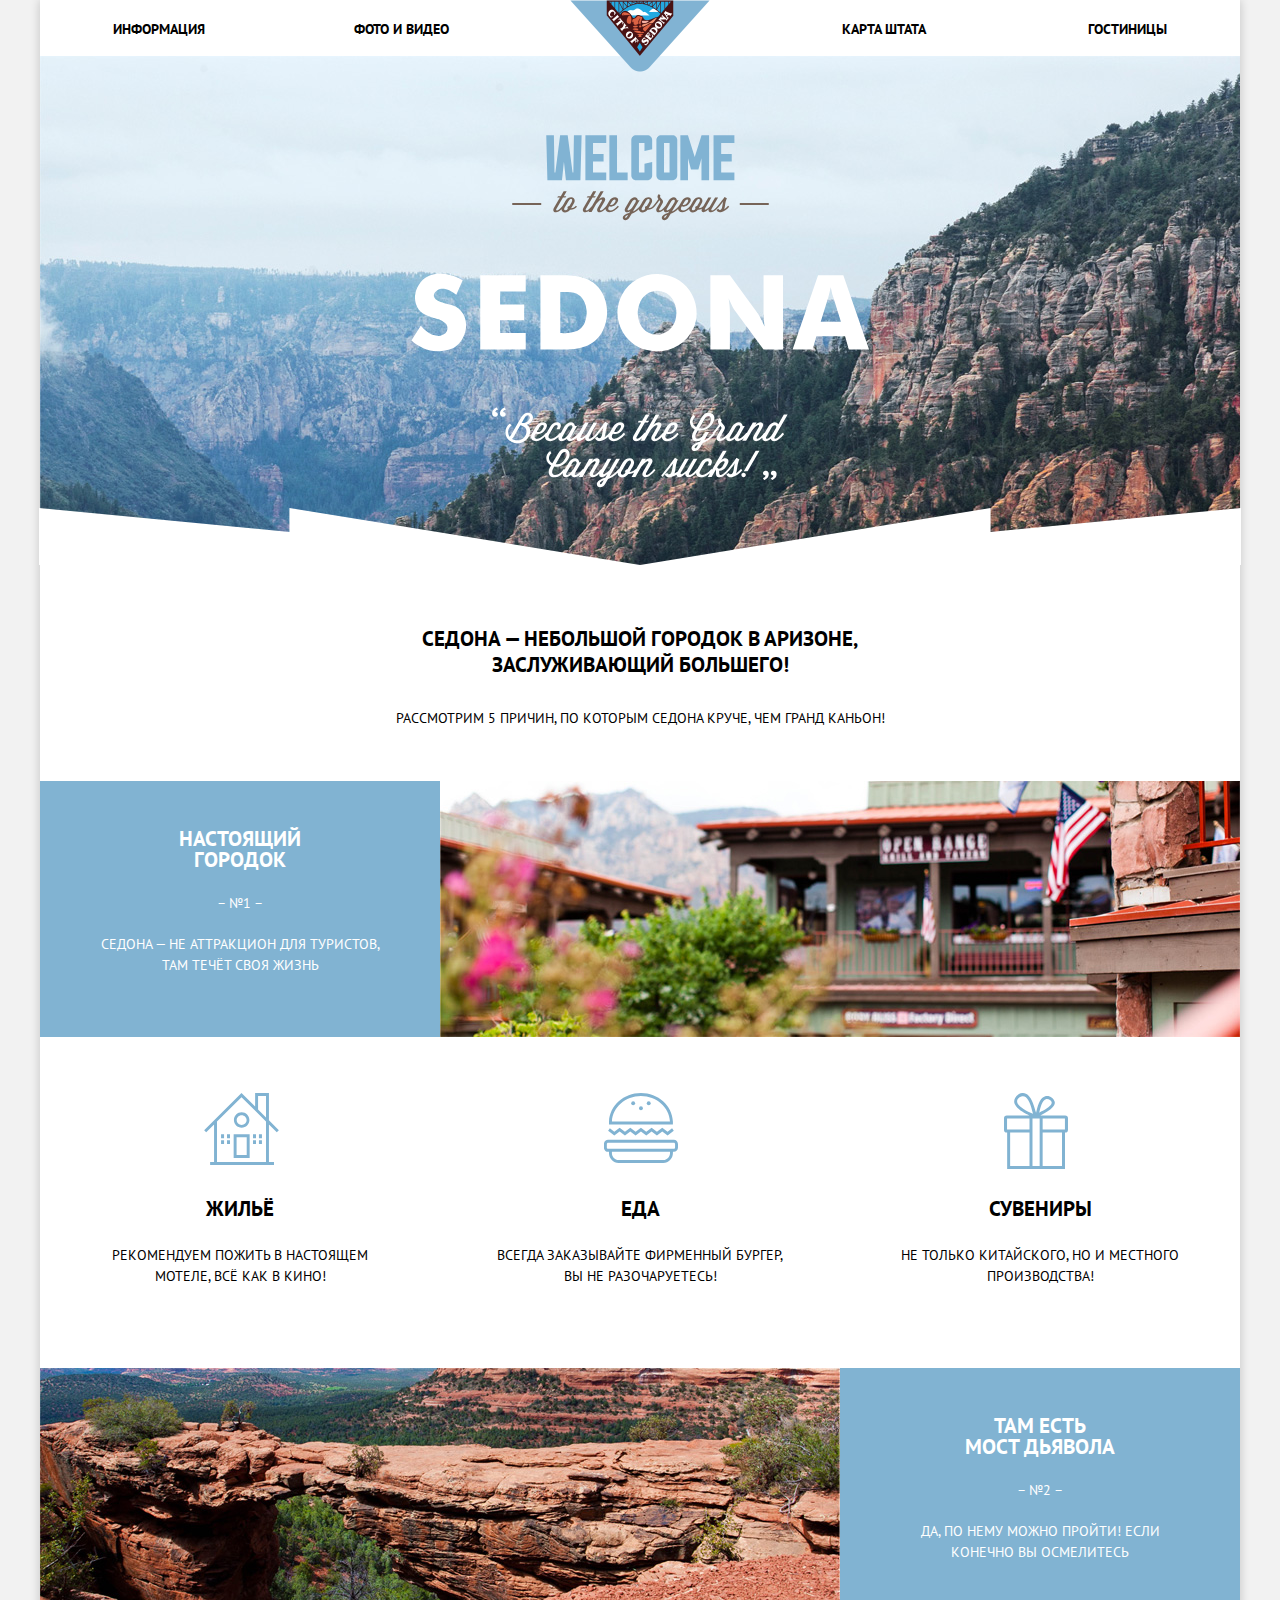
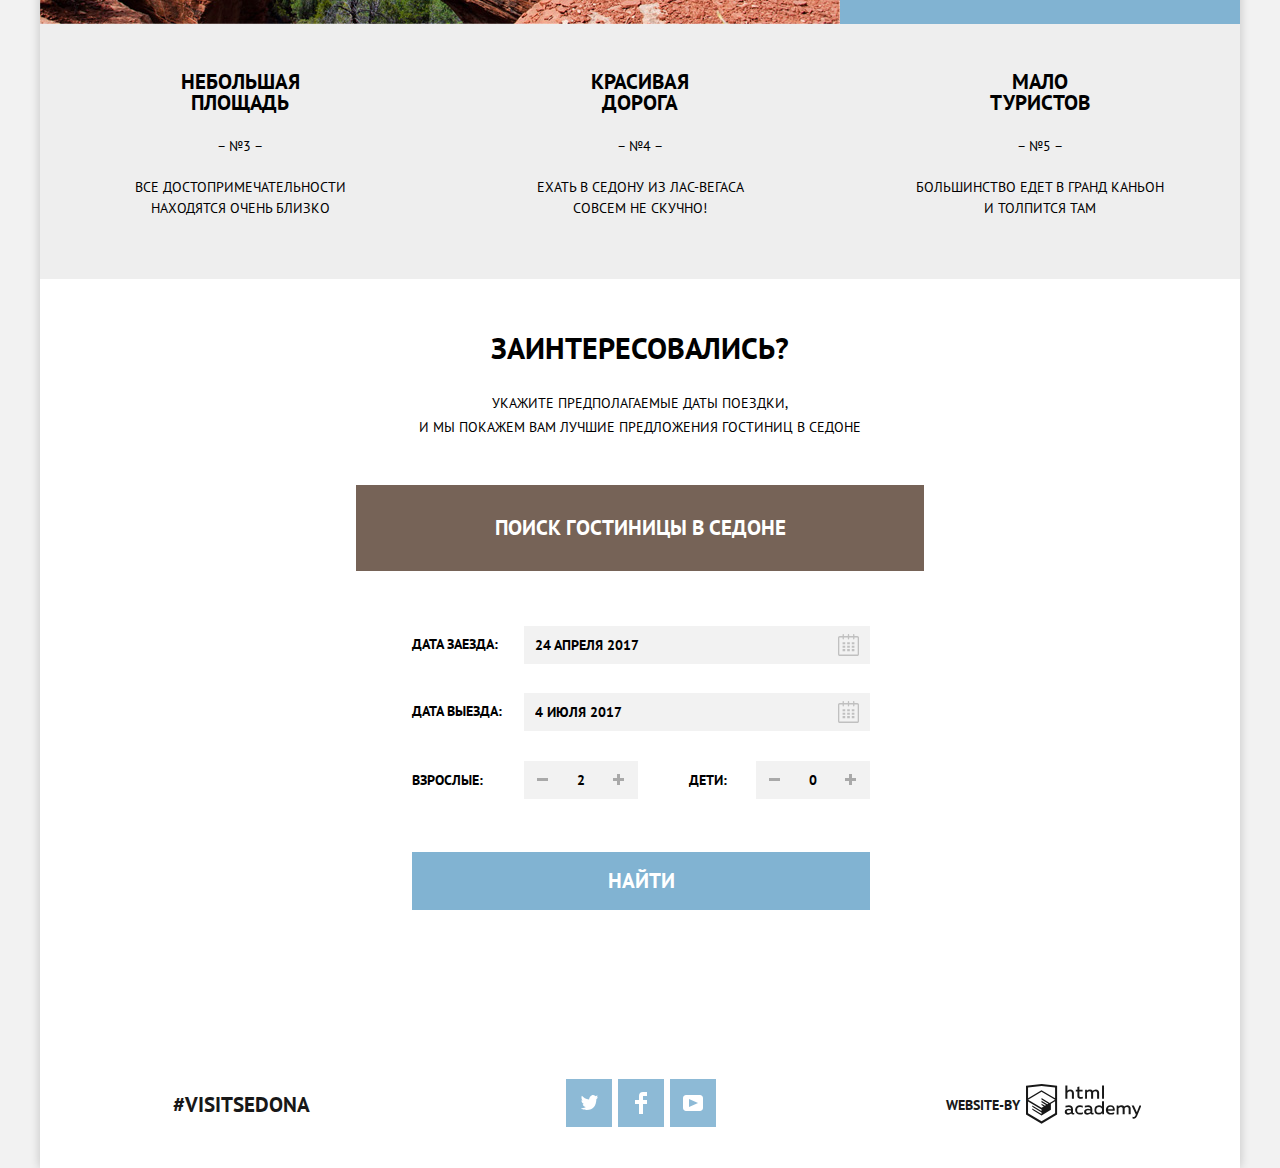
<file: index.html>
<!DOCTYPE html>
<html lang="ru">
  <head>
    <meta charset="utf-8">
    <title>HTML Academy: Седона</title>
    <link href="https://fonts.googleapis.com/css?family=PT+Sans:400,700&display=swap&subset=cyrillic" rel="stylesheet">
    <link href="css/normalize.css" rel="stylesheet">
    <link href="css/style.css" rel="stylesheet">
  </head>
  <body>
    <div class="wrap shadow">
      <header class="header">
        <nav class="nav">
          <a class="nav__logo">
            <img src="img/logo.png" width="140" height="71" alt="Логотип Седона">
          </a>
          <ul class="nav__list">
            <li class="nav__item">
              <a class="nav__link" href="#">Информация</a>
            </li>
            <li class="nav__item">
              <a class="nav__link" href="#">Фото и видео</a>
            </li>
            <li class="nav__item nav__item--alignment">
              <a class="nav__link" href="#">Карта штата</a>
            </li>
            <li class="nav__item nav__item--alignment">
              <a class="nav__link" href="hotels.html">Гостиницы</a>
            </li>
          </ul>
        </nav>
        <div class="header__photo">
          <img src="img/welcome.svg" width="459" height="353" alt="welcome">
        </div>
      </header>
      <main>
        <h1 class="visually-hidden">Сервис поиска гостиницы в Седоне</h1>
        <section class="content">
          <h2 class="visually-hidden">5 причин, по которым Седона круче, чем гранд каньон</h2>
          <div class="content__heading">
            <p class="content__title">Седона — небольшой городок в Аризоне, заслуживающий большего!</p>
            <p class="content__text">Рассмотрим 5 причин, по которым Седона круче, чем гранд каньон!</p>
          </div>
          <ul class="content__list">
            <li class="content__item">
              <div class="content__item-wrap">
                <div class="content__description">
                  <p class="content__description-title">Настоящий городок</p>
                  <p class="content__description-number">&ndash; №1 &ndash;</p>
                  <p class="content__description-text">Седона — не аттракцион для туристов, там течёт своя жизнь</p>
                </div>
                <figure class="content__photo">
                  <img  src="img/image-2.jpg" width="800" height="256" alt="Фото отеля">
                </figure>
              </div>
              <ul class="advantages">
                <li class="advantages__item advantages__item--house">
                  <p class="advantages__title">Жильё</p>
                  <p class="advantages__text">Рекомендуем пожить в настоящем мотеле, всё как в кино!</p>
                </li>
                <li class="advantages__item advantages__item--food">
                  <p class="advantages__title"> Еда</p>
                  <p class="advantages__text">Всегда заказывайте фирменный бургер, вы не разочаруетесь!</p>
                </li>
                <li class="advantages__item advantages__item--souvenir">
                  <p class="advantages__title">Сувениры</p>
                  <p class="advantages__text">Не только китайского, но и местного производства!</p>
                </li>
              </ul>
            </li>
            <li class="content__item">
              <div class="content__item-wrap">
                <div class="content__description">
                  <p class="content__description-title">Там есть<br> Мост дьявола</p>
                  <p class="content__description-number">&ndash; №2 &ndash;</p>
                  <p class="content__description-text">Да, по нему можно пройти! Если конечно вы осмелитесь</p>
                </div>
                <figure class="content__photo content__photo--order">
                  <img  src="img/image-3.jpg" width="800" height="256" alt="Фото моста дьявола">
                </figure>
              </div>
            </li>
            <li class="content__item content__item--part">
              <p class="content__description-title">Небольшая площадь</p>
              <p class="content__description-number">&ndash; №3 &ndash;</p>
              <p class="content__description-text text--width">Все достопримечательности находятся очень близко</p>
            </li>
            <li class="content__item content__item--part">
              <p class="content__description-title">Красивая дорога</p>
              <p class="content__description-number">&ndash; №4 &ndash;</p>
              <p class="content__description-text text--width">Ехать в Седону из Лас-Вегаса совсем не&nbsp;скучно!</p>
            </li>
            <li class="content__item content__item--part">
              <p class="content__description-title">Мало туристов</p>
              <p class="content__description-number">&ndash; №5 &ndash;</p>
              <p class="content__description-text text--width">Большинство едет в гранд каньон и&nbsp;толпится там</p>
            </li>
          </ul>
        </section>
        <section class="search-hotel">
          <h2 class="visually-hidden">Поиск гостиницы в Седоне</h2>
          <div class="search-hotel__inner">
            <strong class="search-hotel__title">Заинтересовались?</strong>
            <p class="search-hotel__text">Укажите предполагаемые даты поездки,<br> и мы покажем вам лучшие предложения гостиниц в седоне</p>
          </div>
          <button class="search-hotel__btn">Поиск гостиницы в Седоне</button>
          <form class="search__form modal-show" action="https://echo.htmlacademy.ru" method="post">
            <div class="search__inner">
              <label class="search__date search-label" for="date-arrival">Дата заезда:</label>
              <input class="search__input" name="date-arrival" id="date-arrival" type="text" placeholder="24 апреля 2017">
              <button class="search__calendar"></button>
            </div>
            <div class="search__inner">
              <label class="search__date search-label" for="date-departure">Дата выезда:</label>
              <input class="search__input" name="date-departure" id="date-departure" type="text" placeholder="4 июля 2017">
              <button class="search__calendar"></button>
            </div>
            <div class="search__quantity">
              <div class="search__adults">
                <label class="search__people" for="quantity-adults">Взрослые:</label>
                <div class="search__number minus-adults minus"></div>
                <input class="search__number quantity-adults" value="2" id="quantity-adults" type="text" name="quantity-adults">
                <div class="search__number plus-adults plus"></div>
              </div>
              <div class="search__quantity">
                <label class="search__people children" for="quantity-children"> Дети:</label>
                <div class="search__number minus-children minus"></div>
                <input class="search__number quantity-children" value="0" id="quantity-children" type="text" name="quantity-children">
                <div class="search__number plus-children plus"></div>
              </div>
            </div>
            <button class="search__button" type="submit">Найти</button>
          </form>
          <div class="search-hotel__map">
            <iframe src="https://www.google.com/maps/embed?pb=!1m18!1m12!1m3!1d78522.29092703018!2d-111.88881673652394!3d34.819554542608415!2m3!1f0!2f0!3f0!3m2!1i1024!2i768!4f13.1!3m3!1m2!1s0x872da132f942b00d%3A0x5548c523fa6c8efd!2z0KHQtdC00L7QvdCwLCDQkNGA0LjQt9C-0L3QsCA4NjMzNiwg0KHQqNCQ!5e0!3m2!1sru!2sru!4v1572201772024!5m2!1sru!2sru" width="1200" height="593" style="border:0;" allowfullscreen=""></iframe>
          </div>
        </section>
      </main>
      <footer class="footer">
        <a class="footer__inst" href="#">#visitSEDONA</a>
        <div class="social">
          <h2 class="visually-hidden">Мы в соцсетях</h2>
          <ul class="social__list">
            <li class="social__item"><a class="social-item-link social__item--twitter" href="#" aria-label="Твиттер"></a></li>
            <li class="social__item"><a class="social-item-link social__item--facebook" href="#" aria-label="Фейсбук"></a></li>
            <li class="social__item"><a class="social-item-link social__item--youtube" href="#" aria-label="Ютуб"></a></li>
          </ul>
        </div>
        <div class="footer__website">
          <p class="footer__website-text">Website-by</p>
          <a class="footer__website-link" href="https://htmlacademy.ru/intensive/htmlcss" aria-label="Ссылка на интенсив"></a>
        </div>
      </footer>
    </div>
    <script src="js/forma.js"></script>
    <script src="js/quantity.js"></script>
  </body>
</html>
</file>
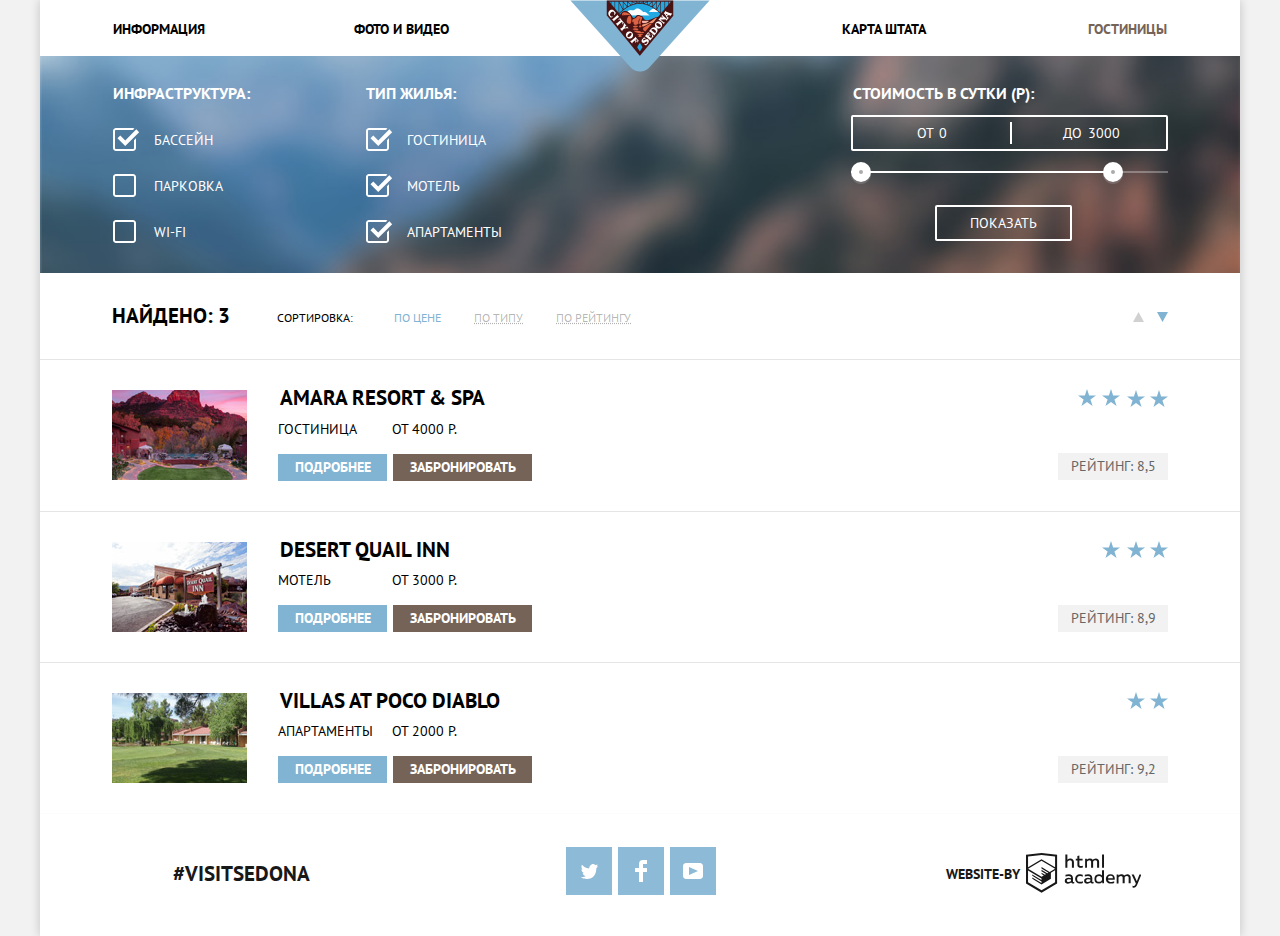
<file: hotels.html>
<!DOCTYPE html>
<html lang="ru">
  <head>
    <meta charset="utf-8">
    <title>HTML Academy: Седона</title>
    <link href="https://fonts.googleapis.com/css?family=PT+Sans:400,700&display=swap&subset=cyrillic" rel="stylesheet">
    <link href="css/normalize.css" rel="stylesheet">
    <link href="css/style.css" rel="stylesheet">
  </head>
  <body>
    <div class="wrap shadow">
      <header>
        <nav class="nav">
          <a class="nav__logo" href="index.html">
            <img src="img/logo.png" width="140" height="71" alt="Логотип Седона">
          </a>
          <ul class="nav__list">
            <li class="nav__item">
              <a class="nav__link" href="#">Информация</a>
            </li>
            <li class="nav__item">
              <a class="nav__link" href="#">Фото и видео</a>
            </li>
            <li class="nav__item nav__item--alignment">
              <a class="nav__link" href="#">Карта штата</a>
            </li>
            <li class="nav__item nav__item--alignment">
              <a class="nav__link nav__link--active" href="hotels.html">Гостиницы</a>
            </li>
          </ul>
        </nav>
      </header>
      <main>
        <section class="filter">
          <h2 class="visually-hidden">Фильтр гостиниц</h2>
          <form class="filter__form" method="get" action="https://echo.htmlacademy.ru">
            <fieldset class="filter__fieldset">
                <legend class="filter__title">Инфраструктура:</legend>
                <ul class="filter__list">
                  <li class="filter__item">
                    <input class="visually-hidden filter__input" type="checkbox" name="pool" id="filter-pool" checked>
                    <label class="filter__option filter__input" for="filter-pool">Бассейн</label>
                  </li>
                  <li class="filter__item">
                    <input class="visually-hidden filter__input" type="checkbox" name="parking" id="filter-parking">
                    <label class="filter__option" for="filter-parking"> Парковка</label>
                  </li>
                  <li class="filter__item">
                    <input class="visually-hidden filter__input" type="checkbox" name="wi-fi" id="filter-wi-fi">
                    <label class="filter__option" for="filter-wi-fi">Wi-fi</label>
                  </li>
                </ul>
            </fieldset>
            <fieldset class="filter__fieldset">
              <legend class="filter__title">Тип жилья:</legend>
              <ul class="filter__list">
                <li class="filter__item">
                  <input class="visually-hidden filter__input" type="checkbox" name="pool" id="filter-hotel" checked>
                  <label class="filter__option" for="filter-hotel">Гостиница</label>
                </li>
                <li class="filter__item">
                  <input class="visually-hidden filter__input" type="checkbox" name="motel" id="filter-motel" checked>
                  <label class="filter__option" for="filter-motel">Мотель</label>
                </li>
                <li class="filter__item">
                  <input class="visually-hidden filter__input" type="checkbox" name="apartments" id="filter-apartments" checked>
                  <label class="filter__option" for="filter-apartments">Апартаменты</label>
                </li>
              </ul>
            </fieldset>
            <fieldset class="filter__price">
              <legend class="filter__price-title">Стоимость в сутки (р):</legend>
              <div class="filter__range-price">
                <label class="filter__price-min">от <input class="filter__price-input" type="text" name="min-price" value="0"></label>
                <label class="filter__price-max">до <input class="filter__price-input" type="text" name="max-price" value="3000"></label>
              </div>
              <div class="filter__range-controls">
                <div class="filter__scale">
                  <div class="filter__bar"></div>
                </div>
                <div class="filter__toggle filter_toggle-min"></div>
                <div class="filter__toggle filter_toggle-max"></div>
              </div>
              <button class="filter__button" type="submit">
                Показать
              </button>
            </fieldset>
          </form>
        </section>
        <div class="sorting">
          <p class="sorting__result">Найдено: 3</p>
          <div class="sorting__type">
            <p class="sorting__title">Сортировка:</p>
            <ul class="sorting__list">
              <li class="sorting__item">
                <a class="sorting__link active" href="#">По цене</a>
              </li>
              <li class="sorting__item">
                <a class="sorting__link" href="#">По типу</a>
              </li>
              <li class="sorting__item">
                <a class="sorting__link" href="#">По рейтингу</a>
              </li>
            </ul>
          </div>
          <ul class="sorting__direction">
            <li class="sorting__direction-item">
              <a class="sorting__direction-atrrow sorting__direction-atrrow--up" href="#" aria-label="По возрастанию"></a>
            </li>
            <li class="sorting__direction-item">
              <a class="sorting__direction-atrrow sorting__direction-atrrow--down sorting--active" href="#" aria-label="По убыванию"></a>
            </li>
          </ul>
        </div>
        <section class="catalog">
          <h2 class="visually-hidden">Список гостиниц</h2>
          <ul class="calalog__list">
            <li>
              <article class="catalog__item">
                <div class="catalog__housing">
                  <h3 class="catalog__title">Amara Resort & Spa</h3>
                  <div class="catalog__wrap">
                    <p class="catalog__type">Гостиница</p>
                    <p class="catalog__price">От 4000 р.</p>
                  </div>
                  <div class="catalog__wrap">
                    <a class="btn">Подробнее</a>
                    <a class="btn btn--brown">Забронировать</a>
                  </div>
                </div>
                <figure class="catalog__photo">
                  <img src="img/hotel-1.jpg" width="135" height="90" alt="Фото отеля">
                </figure>
                <div class="catalog__rating stars-amara">Рейтинг: 8,5</div>
              </article>
            </li>
            <li>
              <article class="catalog__item">
                <div class="catalog__housing">
                  <h3 class="catalog__title">Desert Quail Inn</h3>
                  <div class="catalog__wrap">
                    <p class="catalog__type">Мотель</p>
                    <p class="catalog__price">От 3000 р.</p>
                  </div>
                  <div class="catalog__wrap">
                    <a class="btn">Подробнее</a>
                    <a class="btn btn--brown">Забронировать</a>
                  </div>
                </div>
                <figure class="catalog__photo">
                  <img src="img/hotel-2.jpg" width="135" height="90" alt="Фото отеля">
                </figure>
                <div class="catalog__rating stars-desert">Рейтинг: 8,9</div>
              </article>
            </li>
            <li>
              <article class="catalog__item">
                <div class="catalog__housing">
                  <h3 class="catalog__title">Villas at Poco Diablo</h3>
                  <div class="catalog__wrap">
                    <p class="catalog__type">Апартаменты</p>
                    <p class="catalog__price">От 2000 р.</p>
                  </div>
                  <div class="catalog__wrap">
                    <a class="btn">Подробнее</a>
                    <a class="btn btn--brown">Забронировать</a>
                  </div>
                </div>
                <figure class="catalog__photo">
                  <img src="img/hotel-3.jpg" width="135" height="90" alt="Фото отеля">
                </figure>
                <div class="catalog__rating">Рейтинг: 9,2</div>
              </article>
            </li>
          </ul>
        </section>
      </main>
      <footer class="footer">
        <a class="footer__inst" href="#">#visitSEDONA</a>
        <div class="social">
          <h2 class="visually-hidden">Мы в соцсетях</h2>
          <ul class="social__list">
            <li class="social__item"><a class="social-item-link social__item--twitter" href="#" aria-label="Твиттер"></a></li>
            <li class="social__item"><a class="social-item-link social__item--facebook" href="#" aria-label="Фейсбук"></a></li>
            <li class="social__item"><a class="social-item-link social__item--youtube" href="#" aria-label="Ютуб"></a></li>
          </ul>
        </div>
        <div class="footer__website">
          <p class="footer__website-text">Website-by</p>
          <a class="footer__website-link" href="https://htmlacademy.ru/intensive/htmlcss" aria-label="Ссылка на интенсив"></a>
        </div>
      </footer>
    </div>
  </body>
</html>
</file>
<file: css/style.css>
html {
    box-sizing: border-box;
}

*, *::before, *::after {
    box-sizing: inherit;
}

body {
    margin: 0;
    padding: 0;
    font-family: "PT Sans", Arial, sans-serif;
    font-weight: normal;
    background-color: #f2f2f2;
}

a {
    text-decoration: none;
}

img {
    max-width: 100%;
    height: auto;
}

.wrap {
    width: 1200px;
    padding: 0;
    margin: 0 auto;
    background-color: white;

}

.visually-hidden:not(:focus):not(:active),
input[type="checkbox"].visually-hidden,
input[type="radio"].visually-hidden {
    position: absolute;

    width: 1px;
    height: 1px;
    margin: -1px;
    border: 0;
    padding: 0;

    white-space: nowrap;

    clip-path: inset(100%);
    clip: rect(0 0 0 0);
    overflow: hidden;
}

.shadow {
    box-shadow: 0 0 10px rgba(0,0,0,0.2);
}

.header {
    display: flex;
    flex-direction: column;
}

.nav {
    position: relative;
}

.nav__logo {
    position: absolute;
    left: 530px;
    z-index: 10;
}

.nav__list {
    list-style: none;
    display: flex;
    justify-content: space-between;
    padding: 1px 73px;
    margin: 0;
}

.nav__item {
    padding: 18px 0;
    width: 241px;
}

.nav__link {
    color: black;
    font-size: 14px;
    font-weight: bold;
    text-transform: uppercase;
}

.nav__link:hover {
    color: #81b3d2;
}

.nav__link:active {
    color: rgba(0, 0, 0, 0.3);
}

.nav__link--active {
    color: #766357;
}

.nav__item--alignment {
    text-align: right;
}

.nav__list :nth-child(2) {
    margin-right: auto;
}

.nav__list :nth-child(3) {
    margin-left: auto;
}

.header__photo {
    background-image: url("../img/image-1.jpg");
    background-color: #4f4548;
    width: 1200px;
    height: 509px;
    text-align: center;
    position: relative;
    margin-bottom: 61px;
}

.header__photo img {
    padding-top: 79px;
}

.header__photo::before {
    content: "";
    position: absolute;
    bottom: -2px;
    right: -1px;
    width: 1202px;
    height: 59px;
    background-image: url("../img/polygon.svg");
    background-repeat: no-repeat;
    background-position: 0 0;
}

.content__heading {
    display: flex;
    flex-direction: column;
    align-items: center;
    margin-bottom: 50px;
}

.content__title {
    font-size: 21px;
    line-height: 26px;
    font-weight: bold;
    text-transform: uppercase;
    width: 445px;
    text-align: center;
    margin: 0 0 27px 0;
}

.content__text {
    font-size: 14px;
    line-height: 26px;
    font-weight: normal;
    text-transform: uppercase;
    width: 495px;
    text-align: center;
    margin: 0;
}

.content__list {
    display: flex;
    flex-wrap: wrap;
    list-style: none;
    padding: 0;
}

.content__item-wrap {
    display: flex;
    justify-content: space-between;
    background-color: #81b3d2;
}

.content__description {
    display: flex;
    flex-direction: column;
    align-items: center;
    width: 400px;
    color: white;
}

.content__description-title {
    font-size: 21px;
    line-height: 21px;
    font-weight: bold;
    text-transform: uppercase;
    width: 151px;
    text-align: center;
    margin-top: 47px;
    margin-bottom: 25px;
}

.content__description-number {
    font-size: 14px;
    text-align: center;
    margin: 0 0 23px 0;
}

.content__description-text {
    font-size: 14px;
    line-height: 21px;
    font-weight: normal;
    text-transform: uppercase;
    width: 301px;
    text-align: center;
    margin: 0 0 30px 0;
}

.text--width {
    width: 261px;
}

.content__photo {
    margin: 0;
    font-size: 0;
    line-height: 0;
}

.advantages {
    display: flex;
    justify-content: space-between;
    list-style: none;
    padding: 0;
    margin-bottom: 71px;
}

.advantages__item {
    display: flex;
    flex-direction: column;
    width: 400px;
    position: relative;
}

.advantages__title {
    font-size: 21px;
    font-weight: bold;
    text-transform: uppercase;
    text-align: center;
    margin: 160px 0 10px 0;
}

.advantages__text { 
    font-size: 14px;
    line-height: 21px;
    font-weight: normal;
    text-transform: uppercase;
    align-self: center;
    text-align: center;
    margin: 13px 0 10px 0;
    width: 295px;
}

.advantages__item::before {
    content: "";
    position: absolute;
    top: 56px;
    left: 164px;
    background-repeat: no-repeat;
    background-position: 0 0;
}

.advantages__item--house::before {
    width: 75px;
    height: 72px;
    background-image: url("../img/icon-1.svg");
}

.advantages__item--food::before {
    width: 74px;
    height: 70px;
    background-image: url("../img/icon-2.svg");
}

.advantages__item--souvenir::before {
    width: 64px;
    height: 76px;
    background-image: url("../img/icon-3.svg");
}

.content__photo--order {
    order: -1;
}

.content__item {
    display: flex;
    flex-direction: column;
    align-items: center;
    
}

.content__item--part {
    width: 400px;
    background-color: #eeeeee;
    padding-bottom: 30px;
}

.search-hotel {
    display: flex;
    flex-direction: column;
    align-items: center;
    position: relative;
    
}

.search-hotel__title {
    font-size: 30px;
    font-weight: bold;
    text-transform: uppercase;
    text-align: center;
    margin: 36px 0 26px 0;
}

.search-hotel__text {
    font-size: 14px;
    line-height: 24px;
    font-weight: normal;
    text-transform: uppercase;
    text-align: center;
    margin: 0 0 46px 0;
}

.search-hotel__inner {
    display: flex;
    flex-direction: column;
    position: relative;
    padding: 0 100px; 
    z-index: 10;
    background-color: white;
}

.search-hotel__btn {
    border: none;
    background-color: #766357;
    width: 568px;
    min-height: 86px;
    color: white;
    font-size: 21px;
    font-weight: bold;
    text-transform: uppercase;
    padding: 20px 100px;
    position: relative;
    z-index: 10;
}

.search-hotel__btn:hover {
    background-color: #604e43;
}

.search-hotel__btn:active {
    background-color: #503e33;
    color: rgba(255, 255, 255, 0.3);
}

.search__form {
    position: absolute;
    width: 568px;
    min-height: 398px;
    background-color: white;
    display: flex;
    flex-direction: column;
    padding: 39px 55px;
    top: 272px;
    left: 317px;
    display: none;
    z-index: 0;
}

.modal-show {
    display: block;
    animation: bounce 0.3s;
  } 

  @keyframes bounce {
    0% {
      transform: translateY(-200px);
    }

    25% {
        transform: translateY(-150px);
      }

    50% {
        transform: translateY(-100px);
      }

    75% {
        transform: translateY(-50px);
    }
  
    100% {
      transform: translateY(0);
    }
  }

  @keyframes shake {
    0%,
    100% {
      transform: translateX(0);
    }
  
    10%,
    30%,
    50%,
    70%,
    90% {
      transform: translateX(-10px);
    }
  
    20%,
    40%,
    60%,
    80% {
      transform: translateX(10px);
    }
  }

  .modal-error {
    animation: shake 0.6s;
  }


.search__inner {
    display: flex;
    justify-content: space-between;
    position: relative;
}

.search__date {
    font-size: 14px;
    font-weight: bold;
    text-transform: uppercase;
    margin: 30px 20px 0 0;
}

.search__input {
    border: none;
    background-color: #f2f2f2;
    width: 346px;
    height: 38px;
    padding: 5px 11px;
    margin: 20px 0 9px 0;
    font-size: 14px;
    font-weight: bold;
    text-transform: uppercase;
}

.search__input:hover {
    background-color: #ebebeb;
}

.search__input:active {
    background-color: #ffffff;
}

.search__calendar {
    position: absolute;
    width: 21px;
    height: 22px;
    padding: 0;
    border: 0;
    top: 28px;
    right: 9px;
    background: transparent;
}

.search__calendar::before {
    content: "";
    position: absolute;
    width: 21px;
    height: 22px;
    top: 0;
    right: 2px;
    background-image: url("../img/calendar-1.svg");
    background-repeat: no-repeat;
    background-position: 0 0;
    opacity: 0.2;
    cursor: pointer;
}

.search__calendar:hover::before {
    opacity: 1;
}

.search__calendar:active::before {
    opacity: 1;
    background-image: url("../img/calendar-2.svg");
}

.search__quantity {
    display: flex;
    justify-content: space-between;
}

.search__adults {
    display: flex;
}

.search__number {
    width: 38px;
    height: 38px;
    background-color: #f2f2f2;
    text-align: center;
    padding: 9px;
    margin: 21px 0 53px 0;
    position: relative;
    font-size: 14px;
    font-weight: bold;
    border: 0;
}

.search__people {
    font-size: 14px;
    font-weight: bold;
    text-transform: uppercase;
    margin: 32px 41px 0 0;
}

.children {
    margin-right: 29px;
}

.search__button {
    border: none;
    background-color: #81b3d2;
    width: 458px;
    min-height: 58px;
    color: white;
    font-size: 21px;
    font-weight: bold;
    text-transform: uppercase;
    cursor: pointer;
}

.search__button:hover {
    background-color: #669ec0;
}

.search__button:active {
    background-color: #5496bd;
    color: rgba(255, 255, 255, 0.3);
}


.minus::before {
    content: "";
    position: absolute;
    width: 11px;
    height: 3px;
    top: 17px;
    left: 13px;
    background-color: #a9a9a9;
}

.plus::before {
    content: "";
    position: absolute;
    width: 11px;
    height: 3px;
    top: 17px;
    left: 13px;
    background-color: #a9a9a9;
}
.plus::after {
    content: "";
    position: absolute;
    width: 3px;
    height: 11px;
    top: 13px;
    left: 17px;
    background-color: #a9a9a9;
}

.minus:hover::before,
.plus:hover::before,
.plus:hover::after {
    background-color: #000000;
}

.minus:active::before,
.plus:active::before,
.plus:active::after {
    background-color: #81b3d2;
}

.minus,
.plus {
    cursor: pointer;
}

::-webkit-input-placeholder {
    color:black;
}
::-moz-placeholder {
    color:black;
}
:-moz-placeholder {
    color:black;
}
:-ms-input-placeholder {
    color:black;
}

.footer {
    display: flex;
    justify-content: space-between;
    background-color: white;
    opacity: 0.9;
    transform: translateY(-100%);
    position: absolute;
    width: 1200px;
}

.footer__inst {
    font-size: 21px;
    font-weight: bold;
    text-transform: uppercase;
    color: black;
    align-self: center;
    margin-left: 133px;
}
.social {
    padding: 32px 0 38px 0;
    margin-left: 26px;
}

.social__list {
    display: flex;
    list-style: none;
    margin: 0;
    padding: 0;
    position: relative;
}

.social__item {
    background-color: #81b3d2;
    margin: 3px;
}

.social__item:hover {
    background-color: #669ec0;
}

.social__item:active {
    background-color: #5496bd;
}

.social-item-link {
    display: block;
    width: 46px;
    height: 48px;
    position: relative;
}

.social-item-link::before {
    content: "";
    position: absolute;
    width: 100%;
    height: 100%;
    top: 50%;
    left: 50%;
    transform: translate(-50%, -50%);
    background-repeat: no-repeat;
    background-position: 50% 50%;
}

.social__item--twitter::before {
    background-image: url("../img/tw-1.svg");
}
.social__item--facebook::before {
    background-image: url("../img/fb-1.svg");
}
.social__item--youtube::before {
    background-image: url("../img/youtube-1.svg");
}

.social__item--twitter:active::before {
    background-image: url("../img/tw-2.svg");
}
.social__item--facebook:active::before {
    background-image: url("../img/fb-2.svg");
}
.social__item--youtube:active::before {
    background-image: url("../img/youtube-2.svg");
}

.footer__website {
    align-self: center;
    display: flex;
    position: relative;
}

.footer__website-text {
    font-size: 14px;
    font-weight: bold;
    text-transform: uppercase;
    margin-right: 220px;
}

.footer__website-link::before {
    content: "";
    position: absolute;
    top: 1px;
    left: 80px;
    width: 115px;
    height: 41px;
    background-image: url("../img/logo-html-1.svg");
    background-repeat: no-repeat;
    background-position: 0 0;
}

.footer__website-link:hover::before {
    background-image: url("../img/logo-html-2.svg");
}

.footer__website-link:active::before {
    background-image: url("../img/logo-html-1.svg");
    opacity: 0.2;
}

.hidden {
    display: none;
}

.filter {
    background-image: url("../img/background.jpg");
    background-repeat: no-repeat;
    background-position: 50% 50%;
    background-size: cover;
    width: 1200px;
    min-height: 217px;
    margin-bottom: 31px;
}

.filter__form {
    display: flex;
    justify-content: space-between;
    color: white;
    font-size: 14px;
    font-weight: normal;
    text-transform: uppercase;
    padding: 28px 72px 0 73px;
}

.filter__title {
    font-weight: bold;
    font-size: 16px;
    margin-bottom: 29px;
}

.filter__item {
    padding: 0 0 30px 41px;
}

.filter__price-title {
    font-weight: bold;
    font-size: 16px;
    margin: 0 0 12px 2px;
}

.filter__fieldset {
    border: 0 none;
    padding: 0;
    margin: 0 116px 0 0;
}

.filter__price {
    display: flex;
    flex-direction: column;
    border: 0 none;
    margin: 0;
    padding: 0;
    margin-left: auto;
    width: 317px;
}

.filter__list {
    list-style: none;
    padding: 0;
    margin: 0;
}

.filter__option {
    cursor: pointer;
    position: relative;
}

.filter__option::before {
    content: "";
    position: absolute;
    width: 23px;
    height: 23px;
    top: -3px;
    left: -41px;
    background-image: url("../img/checkbox-off.svg");
    background-repeat: no-repeat;
    background-position: 0 0;
    cursor: pointer;
}

.filter__option::before {
    content: "";
    position: absolute;
    width: 23px;
    height: 23px;
    top: -3px;
    left: -41px;
    background-image: url("../img/checkbox-off.svg");
    background-repeat: no-repeat;
    background-position: 0 0;
    cursor: pointer;
}

.filter__input:checked + .filter__option::before {
    content: "";
    position: absolute;
    width: 27px;
    height: 23px;
    top: -3px;
    left: -41px;
    background-image: url("../img/checkbox-on.svg");
    background-repeat: no-repeat;
    background-position: 0 0;
    cursor: pointer;
}

.filter__input:disabled + .filter__option::before {
    opacity: 0.2;
}

.filter__input:disabled:checked + .filter__option::before {
    opacity: 0.2;
}

.filter__range-price {
    display: flex;
    justify-content: space-between;
    align-items: center;
    border: 2px solid white;
    border-radius: 2px;
    min-height: 36px;
    position: relative;
    margin-bottom: 20px;
    padding: 0;
}

.filter__range-price::before {
    content: "";
    position: absolute;
    width: 2px;
    height: 22px;
    top: 50%;
    left: 50%;
    transform: translateY(-50%);
    background-color: white;
}

.filter__price-input {
    width: 60px;
    color: inherit;
    background: none;
    border: none;
}

.filter__price-min {
    padding-left: 64px;
}

.filter__price-max {
    padding-right: 20px;
}

.filter__range-controls {
    position: relative;
    margin-bottom: 32px;
}

.filter__scale {
    height: 2px;
    background: rgba(255, 255, 255, 0.3);
}

.filter__bar {
    background: white;
    width: 255px;
    height: 2px;
}

.filter__toggle::before {
    content: "";
    position: absolute;
    width: 20px;
    height: 22px;
    top: -9px;
    background-image: url("../img/filter-button-1.svg");
    background-repeat: no-repeat;
    background-position: 0 0;
    cursor: pointer;
}

.filter__toggle:hover::before,
.filter_toggle-max:hover::before {
    width: 22px;
    height: 24px;
    background-image: url("../img/filter-button-2.svg");
}

.filter_toggle-max::before {
    right: 45px;
}

.filter__button {
    border: 2px solid white;
    border-radius: 2px;
    background: none;
    color: white;
    width: 137px;
    height: 36px;
    margin: 0 0 0 84px;
    font-size: 14px;
    text-transform: uppercase;
    font-weight: normal;
    cursor: pointer;
}

.filter__button:hover {
    background-color: white;
    color: black;
}

.sorting {
    display: flex;
    justify-content: space-between;
    border-bottom: 1px solid #e5e5e5;
    padding-bottom: 23px;
}

.sorting__result {
    margin: 0px 47px 0 72px;
    font-size: 21px;
    font-weight: bold;
    text-transform: uppercase;
}

.sorting__type {
    display: flex;
    margin-right: auto;
    font-size: 12px;
    text-transform: uppercase;
    font-weight: normal;
    margin-top: 7px;
}

.sorting__title {
    margin: 0 41px 0 0;
    padding: 0;
}

.sorting__item {
    margin: 0 33px 0 0;
}

.sorting__link {
    color: rgba(0, 0, 0, 0.3);
    text-decoration: underline;
    text-decoration-style: dotted;
}

.sorting__link:hover,
.active {
    color: #81b3d2;
    text-decoration: none;
}

.sorting__link:active {
    color: #000000;
    text-decoration: none;
}

.sorting__list {
    display: flex;
    list-style: none;
    margin: 0;
    padding: 0;
}

.sorting__direction {
    display: flex;
    list-style: none;
    padding: 0;
}

.sorting__direction-atrrow {
position: relative;
}

.sorting__direction-atrrow::before {
    content: "";
    position: absolute;
    width: 11px;
    height: 10px;
    top: -8px;
    background-repeat: no-repeat;
    background-position: 0 0;
    cursor: pointer;
    opacity: 0.2;
}

.sorting__direction-atrrow--up::before {
    right: 96px;
    background-image: url("../img/icon-up.svg");
}

.sorting__direction-atrrow--down::before {
    right: 72px;
    background-image: url("../img/icon-down.svg");
}

.sorting__direction-atrrow:hover::before {
    opacity: 1;
}

.sorting__direction-atrrow--up:active::before {
    background-image: url("../img/icon-up-2.svg");
}

.sorting__direction-atrrow--down:active::before {
    background-image: url("../img/icon-down-2.svg");
}

.sorting--active::before {
    background-image: url("../img/icon-down-2.svg");
    opacity: 1;
}

.catalog {
    padding-bottom: 122px;
}

.calalog__list {
    display: flex;
    flex-direction: column;
    list-style: none;
    padding: 0;
    margin: 0;
}

.calalog__list li {
    border-bottom: 1px solid #e5e5e5;
}

.catalog__item {
    justify-content: space-between;
    display: flex;
    position: relative;
}

.catalog__photo {
    order: -1;
    margin: 30px 31px 20px 72px;
}

.catalog__housing {
    display: flex;
    flex-direction: column;
    margin-right: auto;
}

.catalog__title {
    font-size: 21px;
    text-transform: uppercase;
    font-weight: bold;
    margin: 26px 0 10px 2px;
    position: relative;
    cursor: pointer;
}

.catalog__title:hover {
    color: #81b3d2;
}

.catalog__title:active {
    color: rgba(0, 0, 0, 0.3);
}

.catalog__wrap {
    display: flex;
    margin-bottom: 17px;
    font-size: 14px;
    text-transform: uppercase;
    font-weight: normal;
}

.catalog__type,
.catalog__price {
    margin: 0;
    padding: 0;
    width: 114px;
}

.btn {
    border: none;
    background-color: #81b3d2;
    min-height: 27px;
    font-weight: bold;
    color: white;
    padding: 5px 16px 5px 17px;
    margin: 0 6px 13px 0;
    cursor: pointer;
}

.btn:hover {
    background-color: #669ec0;
}

.btn:active {
    background-color: #5496bd;
    color: rgba(255, 255, 255, 0.3);
}

.btn--brown {
    background-color: #766357;
}

.btn--brown:hover {
    background-color: #604e43;
}

.btn--brown:active {
    background-color: #503e33;
    color: rgba(255, 255, 255, 0.3);
}

.catalog__rating {
    justify-content: flex-start;
    width: 110px;
    height: 27px;
    background-color: #f2f2f2; 
    text-align: center;
    padding: 5px 8px;
    font-size: 14px;
    text-transform: uppercase;
    font-weight: normal;
    color: #666666;
    margin: 93px 72px 0 0;
    position: relative;
}

.catalog__item::before {
    content: "";
    position: absolute;
    width: 18px;
    height: 17px;
    bottom: 104px;
    right: 72px;
    background-image: url("../img/star.svg");
    background-repeat: no-repeat;
    background-position: 0 0;
}

.catalog__item::after {
    content: "";
    position: absolute;
    width: 18px;
    height: 17px;
    bottom: 104px;
    right: 95px;
    background-image: url("../img/star.svg");
    background-repeat: no-repeat;
    background-position: 0 0;
}

.stars-amara::before {
    content: "";
    position: absolute;
    width: 18px;
    height: 17px;
    bottom: 74px;
    right: 48px;
    background-image: url("../img/star.svg");
    background-repeat: no-repeat;
    background-position: 0 0;
}

.stars-amara::after {
    content: "";
    position: absolute;
    width: 18px;
    height: 17px;
    bottom: 74px;
    right: 72px;
    background-image: url("../img/star.svg");
    background-repeat: no-repeat;
    background-position: 0 0;
}

.stars-desert::before {
    content: "";
    position: absolute;
    width: 18px;
    height: 17px;
    bottom: 74px;
    right: 48px;
    background-image: url("../img/star.svg");
    background-repeat: no-repeat;
    background-position: 0 0;
}
</file>
